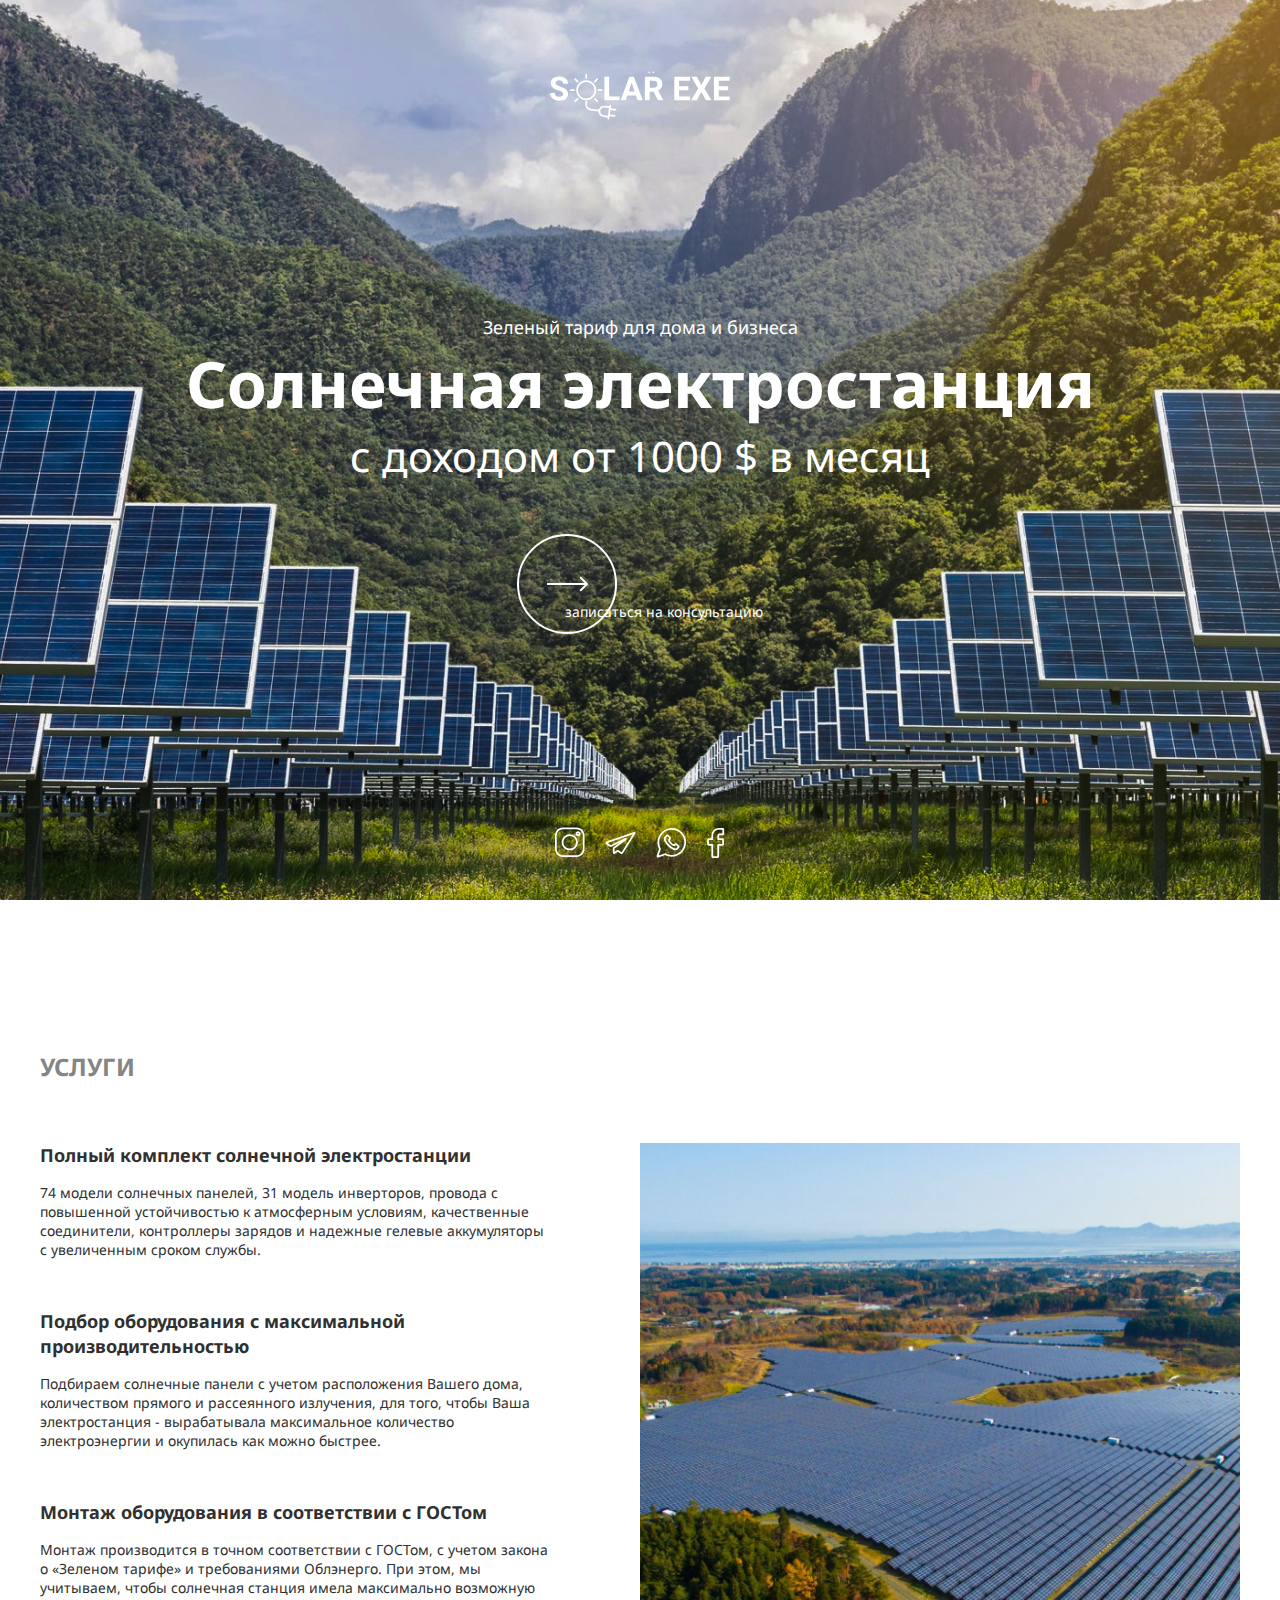
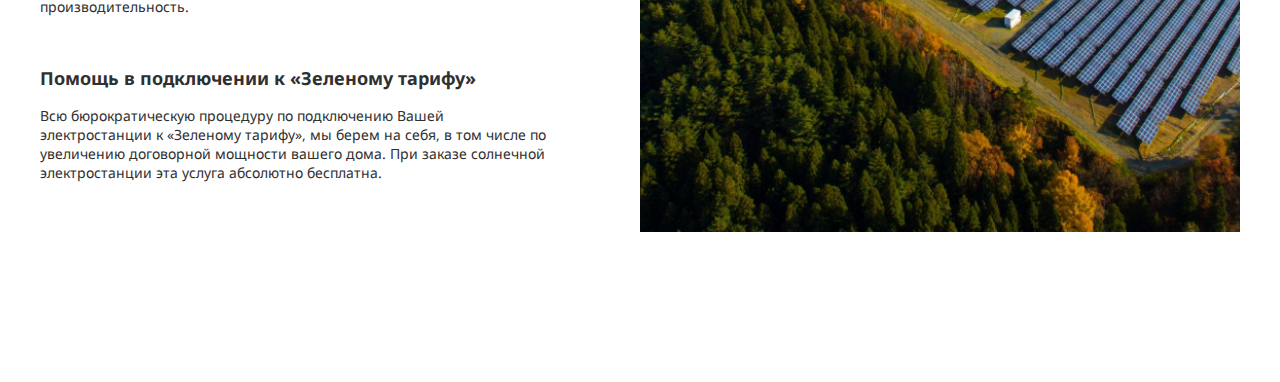
<file: index.html>
<!DOCTYPE html>
<html lang="ru">
<head>
  <meta charset="UTF-8">
  <meta name="viewport" content="width=device-width, initial-scale=1.0">
  <meta http-equiv="X-UA-Compatible" content="ie=edge">
  <title>Document</title>
  <link rel="stylesheet" href="css/reset.css">
  <link rel="preconnect" href="https://fonts.googleapis.com">
  <link rel="preconnect" href="https://fonts.gstatic.com" crossorigin>
  <link href="https://fonts.googleapis.com/css2?family=Noto+Sans:wght@400;700&display=swap" rel="stylesheet">
  <link rel="stylesheet" href="css/slick.css">
  <link rel="stylesheet" href="css/jquery.fancybox.css">
  <link rel="stylesheet" href="css/style.css">
</head>
<body>

  <header class="header">
    <a href="#" class="logo">
      <img class="logo__img" src="images/logo.svg" alt="logo">
    </a>

    <h6 class="header__subtitle">
      Зеленый тариф для дома и бизнеса
    </h6>

    <h1 class="header__title">
      Солнечная электростанция
      <span>
        с доходом от 1000 $ в месяц
      </span>
    </h1>

    <a href="#" class="header__button button">
      <svg width="101" height="100" viewBox="0 0 101 100" fill="none" xmlns="http://www.w3.org/2000/svg">
        <path class="button__path"
          d="M99.0521 50C99.0521 77.0615 77.1029 99 50.026 99C22.9492 99 1 77.0615 1 50C1 22.9385 22.9492 1 50.026 1C77.1029 1 99.0521 22.9385 99.0521 50Z"
          stroke="white" stroke-width="2" fill = "transparent"
        />
        <path
          d="M70.7434 50.7071C71.134 50.3166 71.134 49.6834 70.7434 49.2929L64.3795 42.9289C63.989 42.5384 63.3558 42.5384 62.9653 42.9289C62.5747 43.3195 62.5747 43.9526 62.9653 44.3431L68.6221 50L62.9653 55.6569C62.5747 56.0474 62.5747 56.6805 62.9653 57.0711C63.3558 57.4616 63.989 57.4616 64.3795 57.0711L70.7434 50.7071ZM30.0155 51H70.0363V49H30.0155V51Z"
          fill="white" 
        />
        
      </svg>
      <span class="button__text">
        записаться на консультацию
      </span>
    </a>

    <ul class="social">
      <li class="social__item">
        <a href="#" class="social__link">
          <img src="images/instagram.svg" alt="instagram icon" class="social__img">
        </a>
      </li>
      <li class="social__item">
        <a href="#" class="social__link">
          <img src="images/telegram.svg" alt="telegram icon" class="social__img">
        </a>
      </li>
      <li class="social__item">
        <a href="#" class="social__link">
          <img src="images/whatsapp.svg" alt="whatsapp icon" class="social__img">
        </a>
      </li>
      <li class="social__item">
        <a href="#" class="social__link">
          <img src="images/facebook.svg" alt="facebook icon" class="social__img">
        </a>
      </li>
    </ul>
  </header>
  
  <section class="service">
    <div class="container">
      <h2 class="title">
        УСЛУГИ
      </h2>

      <div class="service__inner">
        <div class="service__content">
          <div class="service__box">
            <h4 class="service__box-title">
              Полный комплект солнечной электростанции
            </h4>
            <p class="service__box-text">
              74 модели солнечных панелей, 31 модель инверторов, провода с повышенной устойчивостью к атмосферным условиям,
              качественные соединители, контроллеры зарядов и надежные гелевые аккумуляторы с увеличенным сроком службы.
            </p>
          </div>
          <div class="service__box">
            <h4 class="service__box-title">
              Подбор оборудования
              с максимальной производительностью
            </h4>
            <p class="service__box-text">
              Подбираем солнечные панели с учетом расположения Вашего дома, количеством прямого и рассеянного излучения, для того,
              чтобы Ваша электростанция - вырабатывала максимальное количество электроэнергии и окупилась как можно быстрее.
            </p>
          </div>
          <div class="service__box">
            <h4 class="service__box-title">
              Монтаж оборудования в соответствии с ГОСТом
            </h4>
            <p class="service__box-text">
              Монтаж производится в точном соответствии с ГОСТом, с учетом закона о «Зеленом тарифе» и требованиями Облэнерго. При
              этом, мы учитываем, чтобы солнечная станция имела максимально возможную производительность.
            </p>
          </div>
          <div class="service__box">
            <h4 class="service__box-title">
              Помощь в подключении к «Зеленому тарифу»
            </h4>
            <p class="service__box-text">
              Всю бюрократическую процедуру по подключению Вашей электростанции к «Зеленому тарифу», мы берем на себя, в том числе по
              увеличению договорной мощности вашего дома. При заказе солнечной электростанции эта услуга абсолютно бесплатна.
            </p>
          </div>
        </div>

        <img class = "service__img" src="images/servise_img.jpg" alt="service" class="service__img">
      </div>
    </div>
  </section>
  <script src="https://ajax.googleapis.com/ajax/libs/jquery/3.4.1/jquery.min.js"></script>
  <script src="js/slick.min.js"></script>
  <script src="js/jquery.fancybox.min.js"></script>
  <script src="js/main.js"></script>
</body>
</html>
</file>
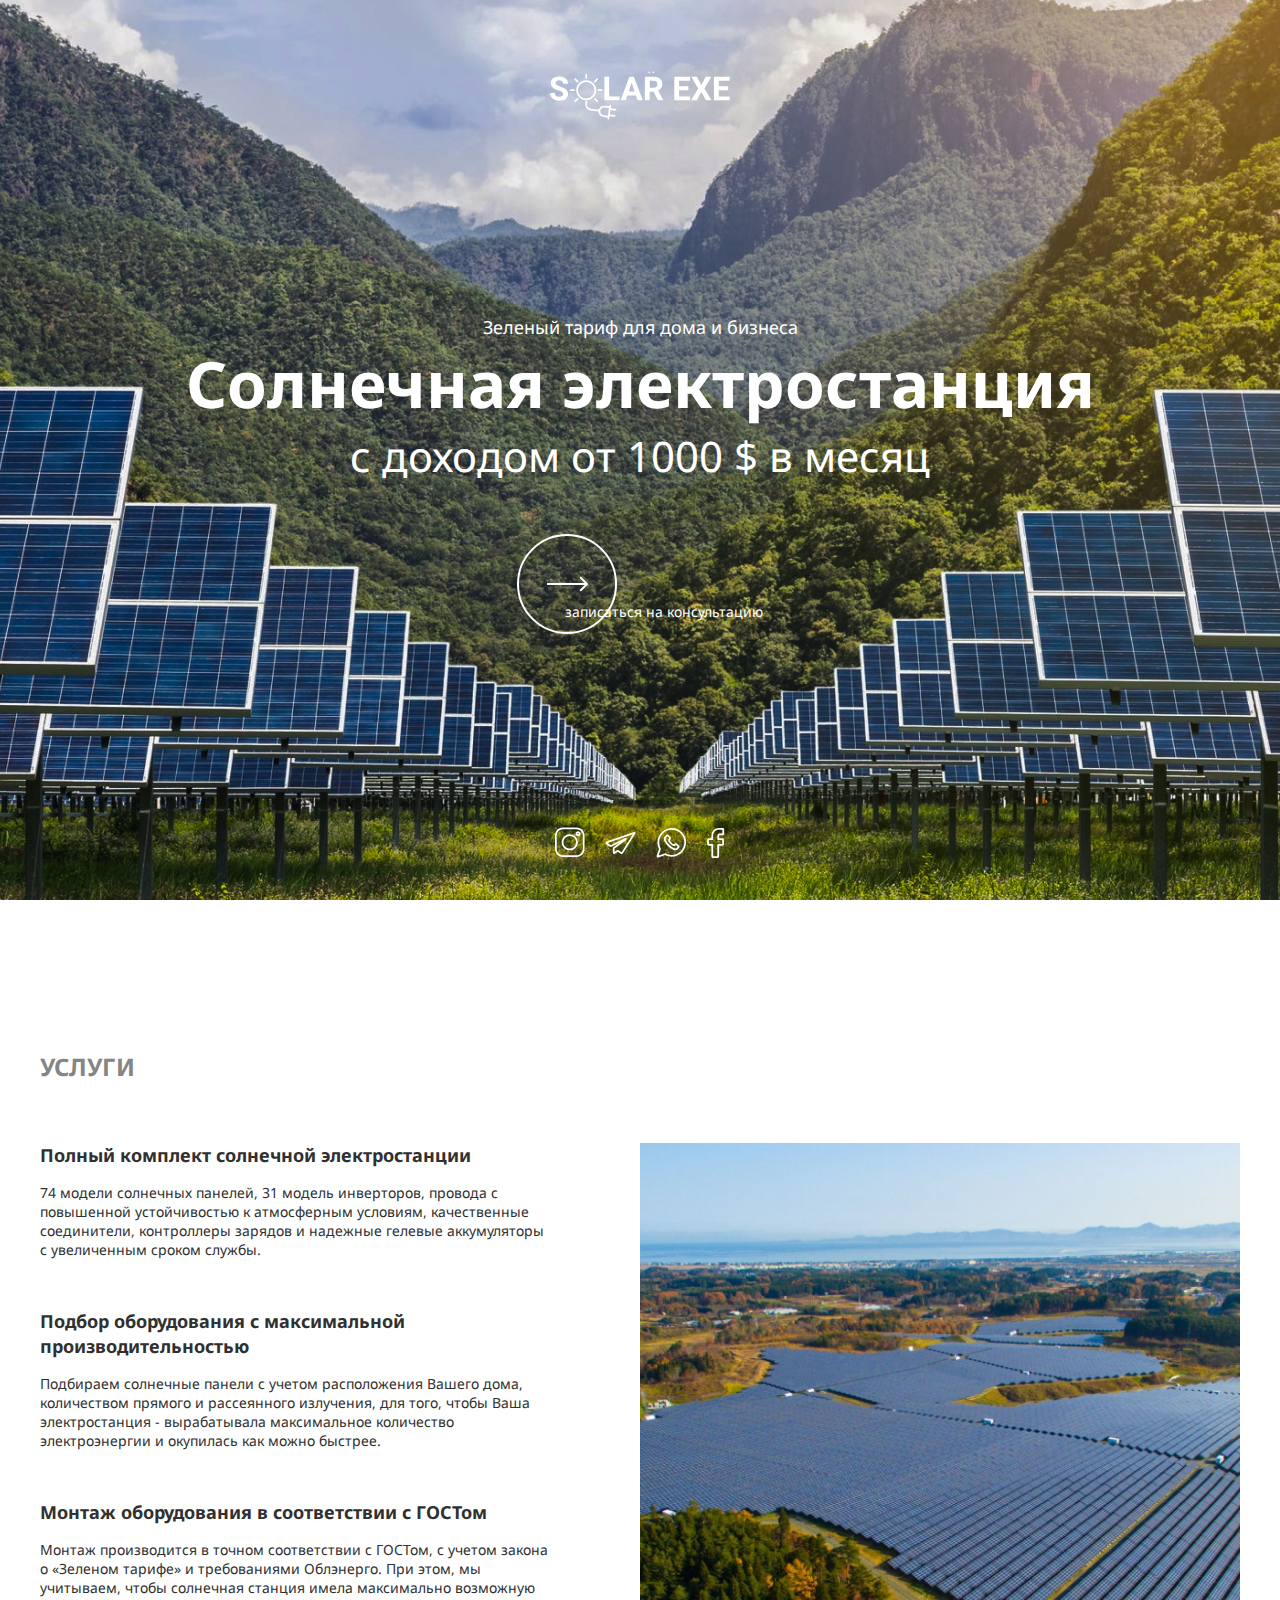
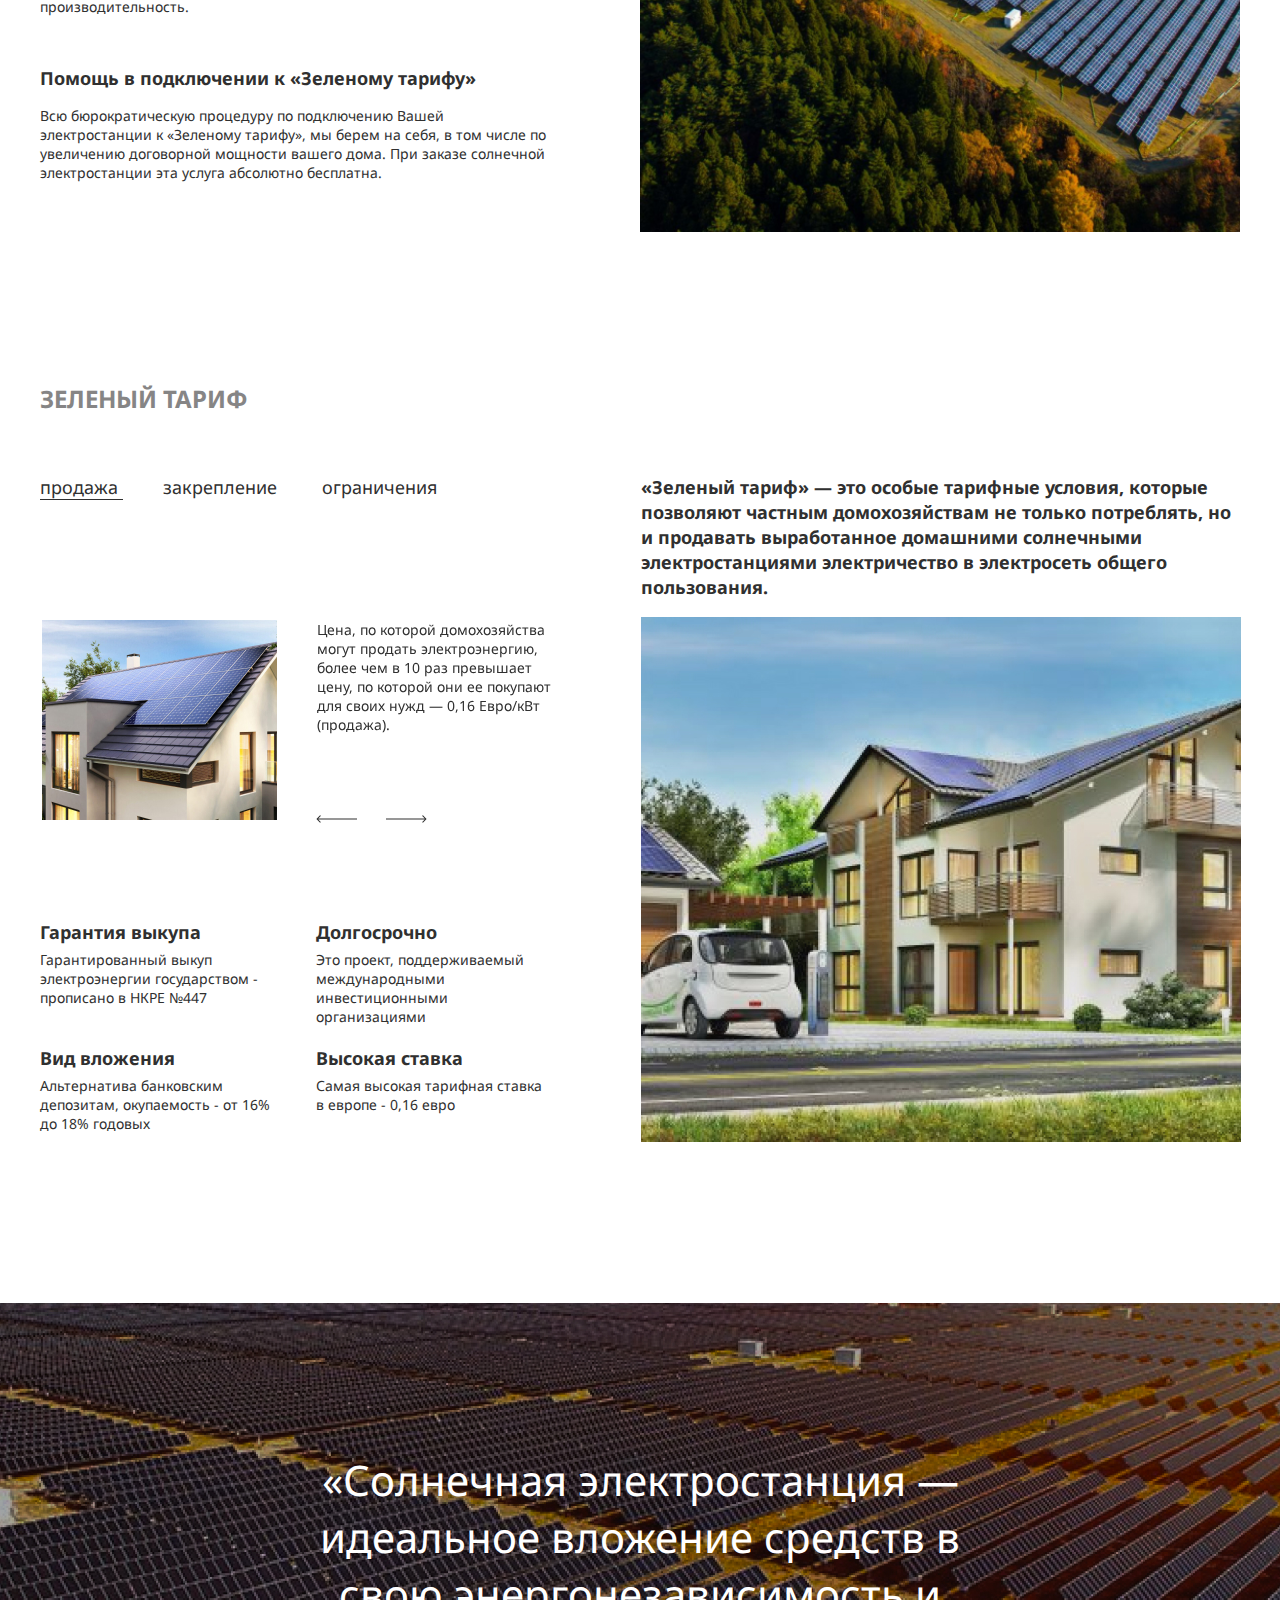
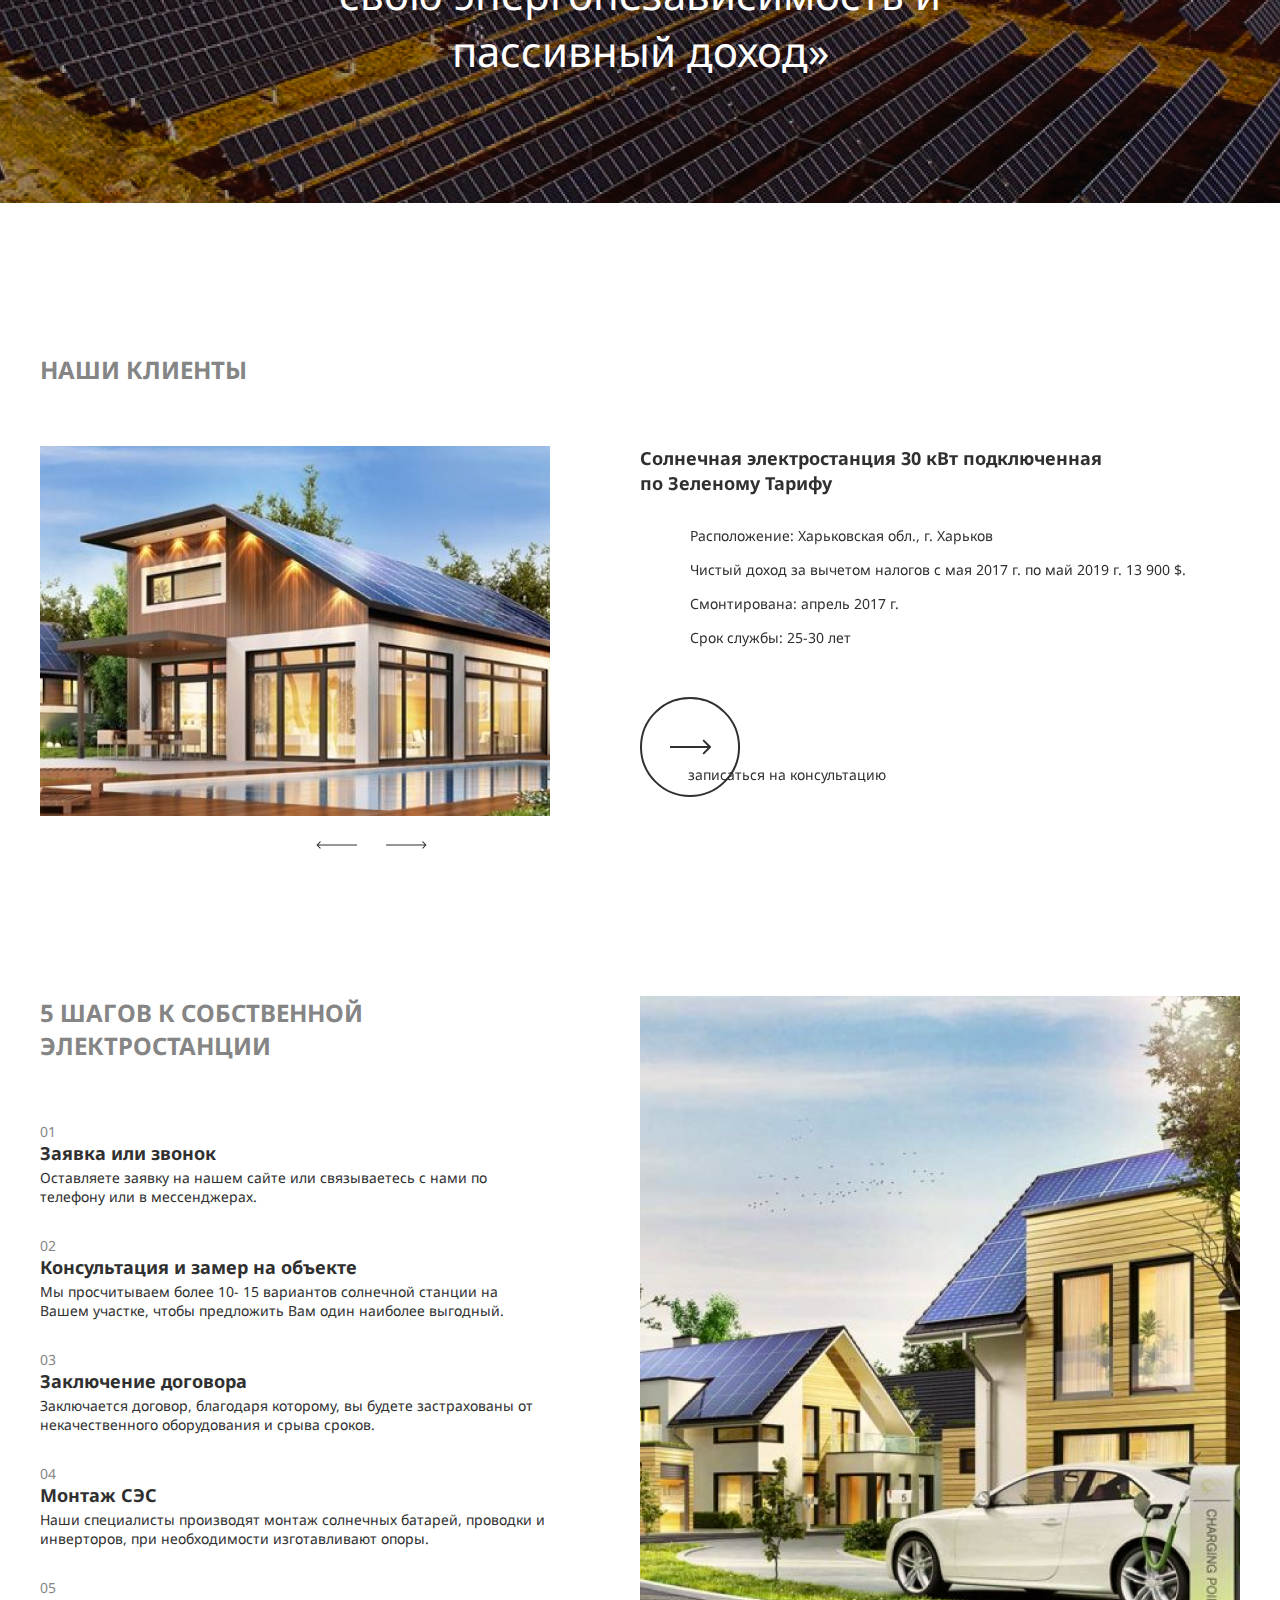
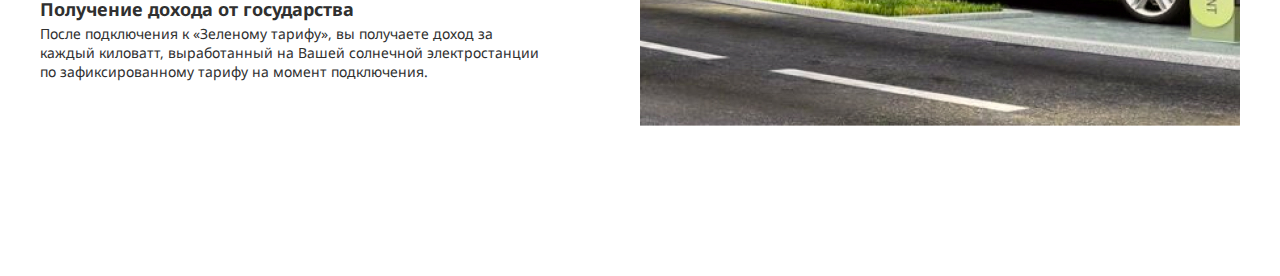
<file: src/index.html>
<!DOCTYPE html>
<html lang="ru">
<head>
  <meta charset="UTF-8">
  <meta name="viewport" content="width=device-width, initial-scale=1.0">
  <meta http-equiv="X-UA-Compatible" content="ie=edge">
  <title>Document</title>
  <link rel="stylesheet" href="css/reset.css">
  <link rel="preconnect" href="https://fonts.googleapis.com">
  <link rel="preconnect" href="https://fonts.gstatic.com" crossorigin>
  <link href="https://fonts.googleapis.com/css2?family=Noto+Sans:wght@400;700&display=swap" rel="stylesheet">
  <link rel="stylesheet" href="css/slick.css">
  <link rel="stylesheet" href="css/jquery.fancybox.css">
  <link rel="stylesheet" href="css/style.css">
</head>
<body>

  <header class="header">
    <a href="#" class="logo">
      <img class="logo__img" src="images/logo.svg" alt="logo">
    </a>

    <h6 class="header__subtitle">
      Зеленый тариф для дома и бизнеса
    </h6>

    <h1 class="header__title">
      Солнечная электростанция
      <span>
        с доходом от 1000 $ в месяц
      </span>
    </h1>

    <a href="#" class="header__button button">
      <svg width="101" height="100" viewBox="0 0 101 100" fill="none" xmlns="http://www.w3.org/2000/svg">
        <path class="button__path"
          d="M99.0521 50C99.0521 77.0615 77.1029 99 50.026 99C22.9492 99 1 77.0615 1 50C1 22.9385 22.9492 1 50.026 1C77.1029 1 99.0521 22.9385 99.0521 50Z"
          stroke="white" stroke-width="2" fill = "transparent"
        />
        <path
          d="M70.7434 50.7071C71.134 50.3166 71.134 49.6834 70.7434 49.2929L64.3795 42.9289C63.989 42.5384 63.3558 42.5384 62.9653 42.9289C62.5747 43.3195 62.5747 43.9526 62.9653 44.3431L68.6221 50L62.9653 55.6569C62.5747 56.0474 62.5747 56.6805 62.9653 57.0711C63.3558 57.4616 63.989 57.4616 64.3795 57.0711L70.7434 50.7071ZM30.0155 51H70.0363V49H30.0155V51Z"
          fill="white" 
        />
        
      </svg>
      <span class="button__text">
        записаться на консультацию
      </span>
    </a>

    <ul class="social">
      <li class="social__item">
        <a href="#" class="social__link">
          <img src="images/instagram.svg" alt="instagram icon" class="social__img">
        </a>
      </li>
      <li class="social__item">
        <a href="#" class="social__link">
          <img src="images/telegram.svg" alt="telegram icon" class="social__img">
        </a>
      </li>
      <li class="social__item">
        <a href="#" class="social__link">
          <img src="images/whatsapp.svg" alt="whatsapp icon" class="social__img">
        </a>
      </li>
      <li class="social__item">
        <a href="#" class="social__link">
          <img src="images/facebook.svg" alt="facebook icon" class="social__img">
        </a>
      </li>
    </ul>
  </header>
  
  <section class="service">
    <div class="container">
      <h2 class="title">
        УСЛУГИ
      </h2>

      <div class="service__inner">
        <div class="service__content">
          <div class="service__box">
            <h4 class="service__box-title">
              Полный комплект солнечной электростанции
            </h4>
            <p class="service__box-text">
              74 модели солнечных панелей, 31 модель инверторов, провода с повышенной устойчивостью к атмосферным условиям,
              качественные соединители, контроллеры зарядов и надежные гелевые аккумуляторы с увеличенным сроком службы.
            </p>
          </div>
          <div class="service__box">
            <h4 class="service__box-title">
              Подбор оборудования
              с максимальной производительностью
            </h4>
            <p class="service__box-text">
              Подбираем солнечные панели с учетом расположения Вашего дома, количеством прямого и рассеянного излучения, для того,
              чтобы Ваша электростанция - вырабатывала максимальное количество электроэнергии и окупилась как можно быстрее.
            </p>
          </div>
          <div class="service__box">
            <h4 class="service__box-title">
              Монтаж оборудования в соответствии с ГОСТом
            </h4>
            <p class="service__box-text">
              Монтаж производится в точном соответствии с ГОСТом, с учетом закона о «Зеленом тарифе» и требованиями Облэнерго. При
              этом, мы учитываем, чтобы солнечная станция имела максимально возможную производительность.
            </p>
          </div>
          <div class="service__box">
            <h4 class="service__box-title">
              Помощь в подключении к «Зеленому тарифу»
            </h4>
            <p class="service__box-text">
              Всю бюрократическую процедуру по подключению Вашей электростанции к «Зеленому тарифу», мы берем на себя, в том числе по
              увеличению договорной мощности вашего дома. При заказе солнечной электростанции эта услуга абсолютно бесплатна.
            </p>
          </div>
        </div>

        <img class = "service__img" src="images/servise_img.jpg" alt="service" class="service__img">
      </div>
    </div>
  </section>

  <section class="info">
    <div class="container">
      <h2 class="title">
        ЗЕЛЕНЫЙ ТАРИФ
      </h2>

      <div class="info__inner">
        <div class="info__box">
          <div class="info-tabs">
            <div class="info-tabs__items">
              <a href="#tab-1" class="info-tabs__item info-tabs__item--active">
                продажа
              </a>
              <a href="#tab-2" class="info-tabs__item">
                закрепление
              </a>
              <a href="#tab-3" class="info-tabs__item">
                ограничения
              </a>
            </div>

            <div class="info-tabs__contentbox">
              <div class="info-tabs__content info-tabs__content--active" id = "tab-1">
                <div class="info-slider">
                  <div class="info-slider__item">
                    <img src="images/info_slider.jpg" alt="slider" class="info-slider__img">
                    <p class="info-slider__text">
                      Цена, по которой домохозяйства могут продать электроэнергию, более чем в 10 раз превышает цену, по которой они ее
                      покупают для своих нужд — 0,16 Евро/кВт (продажа).
                    </p>
                  </div>

                  <div class="info-slider__item">
                    <img src="images/info_slider.jpg" alt="slider" class="info-slider__img">
                    <p class="info-slider__text">
                      Цена, по которой домохозяйства могут продать электроэнергию, более чем в 10 раз превышает цену, по которой они ее
                      покупают для своих нужд — 0,16 Евро/кВт (продажа).
                    </p>
                  </div>

                  <div class="info-slider__item">
                    <img src="images/info_slider.jpg" alt="slider" class="info-slider__img">
                    <p class="info-slider__text">
                      Цена, по которой домохозяйства могут продать электроэнергию, более чем в 10 раз превышает цену, по которой они ее
                      покупают для своих нужд — 0,16 Евро/кВт (продажа).
                    </p>
                  </div>
                </div>
              </div>

              <div class="info-tabs__content" id = "tab-2">
                Content 2. Lorem ipsum dolor sit amet consectetur adipisicing elit. Alias, laborum repellat dolore ea voluptates et reiciendis pariatur voluptate, nobis distinctio harum sapiente, explicabo tempora. Tempora vel ut expedita iste odio?
              </div>
              
              <div class="info-tabs__content" id = "tab-3">
                Content 3. Lorem ipsum dolor sit amet consectetur adipisicing elit. Alias, laborum repellat dolore ea voluptates et
                reiciendis pariatur voluptate, nobis distinctio harum sapiente, explicabo tempora. Tempora vel ut expedita iste odio?
              </div>
            </div>
          </div>

          <ul class="info__list">
            <li class="info__list-item">
              <h4 class="info__list-title">
                Гарантия выкупа
              </h4>

              <p class="info__list-text">
                Гарантированный выкуп электроэнергии государством - прописано в НКРЕ №447
              </p>
            </li>
            <li class="info__list-item">
              <h4 class="info__list-title">
                Долгосрочно
              </h4>

              <p class="info__list-text">
                Это проект, поддерживаемый международными инвестиционными организациями
              </p>
            </li>
            <li class="info__list-item">
              <h4 class="info__list-title">
                Вид вложения
              </h4>

              <p class="info__list-text">
                Альтернатива банковским депозитам, окупаемость - от 16% до 18% годовых
              </p>
            </li>
            <li class="info__list-item">
              <h4 class="info__list-title">
                Высокая ставка
              </h4>

              <p class="info__list-text">
                Самая высокая тарифная ставка в европе - 0,16 евро
              </p>
            </li>
          </ul>
        </div>

        <div class="info__content">
          <div class="info__content-text">
            «Зеленый тариф» — это особые тарифные условия, которые позволяют частным домохозяйствам не только потреблять, но и
            продавать выработанное домашними солнечными электростанциями электричество в электросеть общего пользования.
          </div>

          <img src="images/info_content.jpg" alt="green" class="info__img">
        </div>
      </div>
    </div>
  </section>

  <blockquote class = "blockquote">
    <p class="blockquote__text">
      «Солнечная электростанция
      — идеальное вложение средств
      в свою энергонезависимость и
      пассивный доход»
    </p>
  </blockquote>

  <section class="clients">
    <div class="container">
      <h2 class="title">
        НАШИ КЛИЕНТЫ
      </h2>
      
      <div class="clients-slider">
        <div class="clients-slider__item">
          <div class="clients-slider__box">
            <img src="images/clients-slider_img.jpg" alt="slider" class="clients-slider__box-img">
      
            <div class="clients-slider__box-content">
              <h4 class="clients-slider__box-title">
                Солнечная электростанция 30 кВт подключенная по Зеленому Тарифу
              </h4>
      
              <ul class="clients-slider__box-list">
                <li class="clients-slider__box-item">
                  Расположение: Харьковская обл., г. Харьков
                </li>
                <li class="clients-slider__box-item">
                  Чистый доход за вычетом налогов с мая 2017 г. по май 2019 г. 13 900 $.
                </li>
                <li class="clients-slider__box-item">
                  Смонтирована: апрель 2017 г.
                </li>
                <li class="clients-slider__box-item">
                  Срок службы: 25-30 лет
                </li>
              </ul>
      
              <a href="#" class="button">
                <svg width="101" height="100" viewBox="0 0 101 100" fill="none" xmlns="http://www.w3.org/2000/svg">
                  <path class="button__path"
                    d="M99.0521 50C99.0521 77.0615 77.1029 99 50.026 99C22.9492 99 1 77.0615 1 50C1 22.9385 22.9492 1 50.026 1C77.1029 1 99.0521 22.9385 99.0521 50Z"
                    stroke="#303030" stroke-width="2" fill="transparent" />
                  <path
                    d="M70.7434 50.7071C71.134 50.3166 71.134 49.6834 70.7434 49.2929L64.3795 42.9289C63.989 42.5384 63.3558 42.5384 62.9653 42.9289C62.5747 43.3195 62.5747 43.9526 62.9653 44.3431L68.6221 50L62.9653 55.6569C62.5747 56.0474 62.5747 56.6805 62.9653 57.0711C63.3558 57.4616 63.989 57.4616 64.3795 57.0711L70.7434 50.7071ZM30.0155 51H70.0363V49H30.0155V51Z"
                    fill="#303030" />
      
                </svg>
                <span class="button__text">
                  записаться на консультацию
                </span>
              </a>
            </div>
          </div>
        </div>
      
        <div class="clients-slider__item">
          <div class="clients-slider__box">
            <img src="images/clients-slider_img.jpg" alt="slider" class="clients-slider__box-img">
      
            <div class="clients-slider__box-content">
              <h4 class="clients-slider__box-title">
                Солнечная электростанция 30 кВт подключенная по Зеленому Тарифу
              </h4>
      
              <ul class="clients-slider__box-list">
                <li class="clients-slider__box-item">
                  Расположение: Харьковская обл., г. Харьков
                </li>
                <li class="clients-slider__box-item">
                  Чистый доход за вычетом налогов с мая 2017 г. по май 2019 г. 13 900 $.
                </li>
                <li class="clients-slider__box-item">
                  Смонтирована: апрель 2017 г.
                </li>
                <li class="clients-slider__box-item">
                  Срок службы: 25-30 лет
                </li>
              </ul>
      
              <a href="#" class="button">
                <svg width="101" height="100" viewBox="0 0 101 100" fill="none" xmlns="http://www.w3.org/2000/svg">
                  <path class="button__path"
                    d="M99.0521 50C99.0521 77.0615 77.1029 99 50.026 99C22.9492 99 1 77.0615 1 50C1 22.9385 22.9492 1 50.026 1C77.1029 1 99.0521 22.9385 99.0521 50Z"
                    stroke="#303030" stroke-width="2" fill="transparent" />
                  <path
                    d="M70.7434 50.7071C71.134 50.3166 71.134 49.6834 70.7434 49.2929L64.3795 42.9289C63.989 42.5384 63.3558 42.5384 62.9653 42.9289C62.5747 43.3195 62.5747 43.9526 62.9653 44.3431L68.6221 50L62.9653 55.6569C62.5747 56.0474 62.5747 56.6805 62.9653 57.0711C63.3558 57.4616 63.989 57.4616 64.3795 57.0711L70.7434 50.7071ZM30.0155 51H70.0363V49H30.0155V51Z"
                    fill="#303030" />
      
                </svg>
                <span class="button__text">
                  записаться на консультацию
                </span>
              </a>
            </div>
          </div>
        </div>
      
        <div class="clients-slider__item">
          <div class="clients-slider__box">
            <img src="images/clients-slider_img.jpg" alt="slider" class="clients-slider__box-img">
      
            <div class="clients-slider__box-content">
              <h4 class="clients-slider__box-title">
                Солнечная электростанция 30 кВт подключенная по Зеленому Тарифу
              </h4>
      
              <ul class="clients-slider__box-list">
                <li class="clients-slider__box-item">
                  Расположение: Харьковская обл., г. Харьков
                </li>
                <li class="clients-slider__box-item">
                  Чистый доход за вычетом налогов с мая 2017 г. по май 2019 г. 13 900 $.
                </li>
                <li class="clients-slider__box-item">
                  Смонтирована: апрель 2017 г.
                </li>
                <li class="clients-slider__box-item">
                  Срок службы: 25-30 лет
                </li>
              </ul>
      
              <a href="#" class="button">
                <svg width="101" height="100" viewBox="0 0 101 100" fill="none" xmlns="http://www.w3.org/2000/svg">
                  <path class="button__path"
                    d="M99.0521 50C99.0521 77.0615 77.1029 99 50.026 99C22.9492 99 1 77.0615 1 50C1 22.9385 22.9492 1 50.026 1C77.1029 1 99.0521 22.9385 99.0521 50Z"
                    stroke="#303030" stroke-width="2" fill="transparent" />
                  <path
                    d="M70.7434 50.7071C71.134 50.3166 71.134 49.6834 70.7434 49.2929L64.3795 42.9289C63.989 42.5384 63.3558 42.5384 62.9653 42.9289C62.5747 43.3195 62.5747 43.9526 62.9653 44.3431L68.6221 50L62.9653 55.6569C62.5747 56.0474 62.5747 56.6805 62.9653 57.0711C63.3558 57.4616 63.989 57.4616 64.3795 57.0711L70.7434 50.7071ZM30.0155 51H70.0363V49H30.0155V51Z"
                    fill="#303030" />
      
                </svg>
                <span class="button__text">
                  записаться на консультацию
                </span>
              </a>
            </div>
          </div>
        </div>
      </div>
    </div>
  </section>

  <section class="step">
    <div class="container">
      <div class="step__inner">
        <div class="step__content">
          <h4 class="title">
            5 ШАГОВ К СОБСТВЕННОЙ ЭЛЕКТРОСТАНЦИИ
          </h4>
            
          <ol class="step__list">
            <li class="step__list-item">
              <h4 class="step__list-title">
                Заявка или звонок
              </h4>
              <p class="step__list-text">
                Оставляете заявку на нашем сайте или связываетесь с нами по телефону или в мессенджерах.
              </p>
            </li>
            <li class="step__list-item">
              <h4 class="step__list-title">
                Консультация и замер на объекте
              </h4>
              <p class="step__list-text">
                Мы просчитываем более 10- 15 вариантов солнечной станции на Вашем участке, чтобы предложить Вам один наиболее выгодный.
              </p>
            </li>
            <li class="step__list-item">
              <h4 class="step__list-title">
                Заключение договора
              </h4>
              <p class="step__list-text">
                Заключается договор, благодаря которому, вы будете застрахованы от некачественного оборудования и срыва сроков.
              </p>
            </li>
            <li class="step__list-item">
              <h4 class="step__list-title">
                Монтаж СЭС
              </h4>
              <p class="step__list-text">
                Наши специалисты производят монтаж солнечных батарей, проводки и инверторов, при необходимости изготавливают опоры.
              </p>
            </li>
            <li class="step__list-item">
              <h4 class="step__list-title">
                Получение дохода от государства
              </h4>
              <p class="step__list-text">
                После подключения к «Зеленому тарифу», вы получаете доход за каждый киловатт, выработанный на Вашей солнечной
                электростанции по зафиксированному тарифу на момент подключения.
              </p>
            </li>
          </ol>
        </div>

        <img src="images/step_img.jpg" alt="step" class="step__img">
      </div>
    </div>
  </section>

  <script src="https://ajax.googleapis.com/ajax/libs/jquery/3.4.1/jquery.min.js"></script>
  <script src="js/slick.min.js"></script>
  <script src="js/jquery.fancybox.min.js"></script>
  <script src="js/main.js"></script>
</body>
</html>
</file>
<file: css/style.css>
*,
*::after,
*::before {
  box-sizing: border-box;
}

body {
  font-family: 'Noto Sans', sans-serif;
  font-weight: 400;
  font-size: 14px;
  line-height: 19px;
  color: #303030;
}

a {
  color: inherit;
  text-decoration: none;
}

ul {
  list-style: none;
}

.container {
  padding: 0 10px;
  max-width: 1220px;
  margin: 0 auto;
}

.title {
  text-align-last: left;
  font-weight:700;
  font-size: 24px;
  line-height: 33px;
  color: #868585;
  margin-bottom: 60px;
  text-transform: uppercase;
}

.header {
  background-image: url(../images/header_bg.jpg);
  height: 100vh;
  background-repeat: no-repeat;
  background-size: cover;
  background-position: center;
  color: #fff;
  text-align: center;
  display: flex;
  flex-direction: column;
  justify-content: space-between;
  padding: 70px 10px 38px;
  margin-bottom: 150px;
}

.header__subtitle {
  font-size: 18px;
  line-height: 25px;
  font-weight: 400;
  margin-top: auto;
}

.header__title {
  font-weight: 700;
  font-size: 64px;
  line-height: 87px;
}

.header__title span {
  display: block;
  font-weight: 400;
  font-size: 42px;
  line-height: 57px;
}

.header__button {
  margin-top: 50px;
  margin-bottom: auto;
  align-self: center;
}

.button__path {
  transition: fill .5s;
}

.button:hover .button__path {
  fill: #A9A32A;

}

.button__text {
  display: inline-block;
  transform: translateY(-17px);
  margin-left: -57px;
}


.social {
  display: flex;
  justify-content: center;
  align-items: center;
}

.social__item {
  padding: 0 10px;
}

.service {
  margin-bottom: 150px;
}

.service__inner {
  display: flex;
}

.service__content {
  flex-basis: 510px;
  margin-right: 90px;
}

.service__box {
  margin-bottom: 50px;
}

.service__box-title {
  font-weight: 700;
  font-size: 18px;
  line-height: 25px;
  color: #303030;
  margin-bottom: 15px;
}

.service__img {
  object-fit: cover;
}

.info {
  margin-bottom: 150px;
}

.info__inner {
  display: flex;
}

.info__box {
  flex-basis: 51px;
  margin-right: 90px;
}

.info__content {
  flex-basis: 600px;
}

.info__content-text {
  font-weight: 700;
  font-size: 18px;
  line-height: 25px;
  margin-bottom: 17px;
}

.info-tabs {
  margin-bottom: 100px;
}

.info-tabs__items {
  margin-bottom: 120px;
}

.info-tabs__item {
  font-weight: 400;
  font-size: 18px;
  line-height: 25px;
  margin-right: 40px;
}

.info-tabs__item:last-child {
  margin: 0;
}

.info-tabs__item--active {
  border-bottom: 1px solid #303030;
}

.info-tabs__content {
  display: none;
}

.info-tabs__content--active {
  display: block;
}

.info-slider {
  width: 511px;
}

.info-slider__img {
  margin-right: 40px;
  margin-left: 2px;
  float: left;
}

.info-slider__text {
  padding-bottom: 15px;
}

.slick-arrow {
  position: absolute;
  left: 276px;
  bottom: -3px;
  z-index: 5;
  cursor: pointer;
}

.slick-right {
  left: 346px;
}

.info__list {
  display: flex;
  flex-wrap: wrap;
  justify-content: space-between;
}

.info__list-item {
  margin-bottom: 20px;
  flex-basis: 235px;
}

.info__list-title {
  font-weight: 700;
  font-size: 18px;
  line-height: 25px;
  margin-bottom: 5px;
}

.blockquote {
  padding: 148px 10px 124px;
  background-image: url(../images/blockquote.jpg);
  background-repeat: no-repeat;
  background-size: cover;
  background-position: center;
  color: #fff;
  text-align: center;
  margin-bottom: 150px;
}

.blockquote__text {
  font-weight: 400;
  font-size: 42px;
  line-height: 57px;
  margin: 0 auto;
  max-width: 670px;
}

.clients {
  margin-bottom: 150px;
}

.clients-slider__box {
  display: flex;
}

.clients-slider__box-img {
  flex-basis: 510px;
  margin-right: 90px;
  margin-bottom: 30px;
}

.clients-slider__box-title {
  max-width: 478px;
  font-weight: 700;
  font-size: 18px;
  line-height: 25px;
  margin-bottom: 30px;
}

.clients-slider__box-list {
  margin-left: 50px;
  margin-bottom: 50px;
}

.clients-slider__box-item {
  margin-bottom: 15px;
}

.arrow-path {
  transition: fill .5s;
}

.slick-arrow:hover path {
  fill: #A9A32A;
}

.step {
  margin-bottom: 150px;
}

.step__inner {
  display: flex;
}

.step__img {
  flex-basis: 600px;
  object-fit: cover;
}

.step__content {
  margin-right: 90px;
}

.step__list {
  list-style: none;
  counter-reset: number;
}

.step__list-item {
  counter-increment: number;
  margin-bottom: 30px;
}

.step__list-item:before {
  content: '0' counter(number);
  font-weight: 400;
  font-size: 14px;
  line-height: 19px;
  color: #868585;
}

.step__list-item:nth-child(n + 10):before {
  content: counter(number);
}

.step__list-title {
  font-weight: 700;
  font-size: 18px;
  line-height: 25px;
  margin-bottom: 2px;
}

.footer {
  background-image: url(../images/footer_bg.jpg);
  background-repeat: no-repeat;
  background-size: cover;
  background-position: center;
  padding: 70px 0 50px;
  color: #fff;
}

.footer__top {
  display: flex;
  margin-bottom: 150px;
}

.footer__form {
  flex-basis: 510px;
  margin-right: 90px;
}

.footer__title {
  font-weight: 700;
  font-size: 24px;
  line-height: 33px;
  text-transform: uppercase;
  margin-bottom: 60px;
}

.footer__input {
  border: none;
  outline: none;
  border-bottom: 1px solid #fff;
  display: block;
  width: 100%;
  background-color: transparent;
  padding-bottom: 11px;
  font-family: 'Noto Sans', sans-serif;
  font-weight: 400;
  font-size: 14px;
  line-height: 19px;
  color: #fff;
  margin-bottom: 60px;
}

.footer__input::placeholder {
  font-family: 'Noto Sans', sans-serif;
  font-weight: 400;
  font-size: 14px;
  line-height: 19px;
  color: #fff;
}

.footer__form-btn {
  background-color: transparent;
  border: none;
  padding: 0;
  color: #fff;
}

.footer__form-btn:hover {
  cursor: pointer;
}

.footer__contacts-item {
  font-weight: 400;
  font-size: 18px;
  line-height: 25px;
  margin-bottom: 30px;
}

.footer__bottom {
  display: flex;
  justify-content: space-between;
  align-items: center;
}

.footer .social {
  margin-right: -10px;
}


@media (max-width: 1240px) {
  .info__inner {
    flex-wrap: wrap-reverse;
  }

  .info__box {
    flex-basis: 100%;
    display: flex;
    margin-right: 0;
  }

  .info__list {
    align-self: start;
    margin-left: 60px;
  }

  .info__list-item {
    padding-right: 20px;
  }

  .info-tabs__items {
    margin-bottom: 50px;
  }

  .info__content {
    flex-basis: 100%;
    margin-bottom: 40px;
  }

  .info__img {
    display: none;
  }

  .clients-slider__box-img {
    margin-left: 2px;
  }

  .footer {
        padding: 70px 10px 50px;
  }
}

@media (max-width: 1024px) {

  .service__inner {
    flex-wrap: wrap;
  }

  .service__content {
    flex-basis: 100%;
    margin-right: 0;
  }

  .service__img {
    width: 100%;
    height: 400px;
  }

  .step__inner {
    flex-wrap: wrap;
  }

  .step__content {
    margin: 0;
  }

  .step__img {
    object-fit: cover;
    height: 400px;
    flex-basis: 100%;
    max-width: 100%;
  }
}

@media (max-width: 960px) {
  .clients-slider__box {
    display: block;
  }

  .clients-slider__box-title {
    max-width: 100%;
  }

  .clients-slider__box-img {
    width: 100%;
    object-fit: cover;
    height: 300px;
    margin-right: 0;
  }
}

@media (max-width: 826px) {
  .info__box {
    display: block;
  }

  .info__list {
    margin-left: 0;
  }
}

@media (max-width: 768px) {
  .header__title {
    line-height: 56px;
    font-size: 48px;
  }

  .header__button {
    width: 230px;
    margin-top: 40px;
    padding-bottom: 20px;
  } 
  .header__button svg {
    width: 80px;
    height: 80px;
  } 

  .header__title span {
    font-size: 32px;
    line-height: 40px;
  }

  .blockquote {
    padding: 60px 10px 80px;
  }

  .blockquote__text {
    font-size: 28px;
    line-height: 32px;
  }

  .footer {
        padding: 70px 10px 50px;
  }

  .footer__bottom {
    flex-wrap: wrap;
    justify-content: center;
  }

  .footer__bottom .logo {
    width: 100%;
    margin: 20px 0;
    text-align: center;
  }

  .footer__top {
    flex-wrap: wrap;
  }

  .footer__form {
    flex-basis: 100%;
    margin-right: 0;
    margin-bottom: 40px;
  }

  .slick-dots {
    display: flex;
    justify-content: center;
    margin: 0;
    padding: 1rem 0;
    list-style-type: none;
  }
  .slick-dots li {
        margin: 0 0.25rem;
  }
	
  .slick-dots button {
    display: block;
    width: 1rem;
    height: 1rem;
    padding: 0;		
    border: none;
    border-radius: 100%;
    background-color: rgb(56, 53, 47);		
    text-indent: -9999px;
  }
	
	li.slick-active button {
		background-color: rgb(255, 250, 250);
    border: 1px solid black;
	}
}

@media (max-width: 640px) {
  .header,
  .service,
  .info,
  .blockquote,
  .clients,
  .footer__top {
    margin-bottom: 75px;
  }
}

@media (max-width: 540px) {
  .header__title {
    font-size: 32px;
    line-height: 38px;
  }

  .header__title span {
    font-size: 22px;
    line-height: 28px;
  }
  

  .header__subtitle {
    font-size: 16px;
    line-height: 22px;
  }

  .info-slider {
    max-width: 300px;
    margin: 0 auto;
  }

  .info-slider__img {
    margin-right: 0;
    float: none;
    width: 100%;
    margin-bottom: 25px;
    margin-left: 0;
    height: 200px;
    object-fit: cover;
  }

  .info-tabs__items {
    text-align: center;
  }

  .info-tabs__item {
    margin-right: 0;
    padding: 10px;
    display: block;
    text-align: center;
  }

  .info__list {
    display: block;
  }

  .slick-right {
    left: calc(50% + 30px);
    transform: translateX(-50%);
  }

  .slick-left {
    left: calc(50% - 30px);
    transform: translateX(-50%);
  }

  .clients-slider__box-list {
    margin-left: 0;
  }
}

@media (max-width: 375px) {
  .button__text {
    margin-left: -76px;
  }

  .title {
    margin-bottom: 40px;
  }

  .service__box {
    margin-bottom: 30px;
  }

  .blockquote__text {
    font-size: 22px;
    line-height: 28px;
  }
}

@media (max-width: 340px) {
  .info-slider {
    width: 280px;
  }
}
</file>
<file: src/css/style.css>
*,
*::after,
*::before {
  box-sizing: border-box;
}

body {
  font-family: 'Noto Sans', sans-serif;
  font-weight: 400;
  font-size: 14px;
  line-height: 19px;
  color: #303030;
}

a {
  color: inherit;
  text-decoration: none;
}

ul {
  list-style: none;
}

.container {
  padding: 0 10px;
  max-width: 1220px;
  margin: 0 auto;
}

.title {
  text-align-last: left;
  font-weight:700;
  font-size: 24px;
  line-height: 33px;
  color: #868585;
  margin-bottom: 60px;
  text-transform: uppercase;
}

.header {
  background-image: url(../images/header_bg.jpg);
  height: 100vh;
  background-repeat: no-repeat;
  background-size: cover;
  background-position: center;
  color: #fff;
  text-align: center;
  display: flex;
  flex-direction: column;
  justify-content: space-between;
  padding: 70px 10px 38px;
  margin-bottom: 150px;
}

.header__subtitle {
  font-size: 18px;
  line-height: 25px;
  font-weight: 400;
  margin-top: auto;
}

.header__title {
  font-weight: 700;
  font-size: 64px;
  line-height: 87px;
}

.header__title span {
  display: block;
  font-weight: 400;
  font-size: 42px;
  line-height: 57px;
}

.header__button {
  margin-top: 50px;
  margin-bottom: auto;
  align-self: center;
}

.button__path {
  transition: fill .5s;
}

.button:hover .button__path {
  fill: #A9A32A;

}

.button__text {
  display: inline-block;
  transform: translateY(-17px);
  margin-left: -57px;
}


.social {
  display: flex;
  justify-content: center;
  align-items: center;
}

.social__item {
  padding: 0 10px;
}

.service {
  margin-bottom: 150px;
}

.service__inner {
  display: flex;
}

.service__content {
  flex-basis: 510px;
  margin-right: 90px;
}

.service__box {
  margin-bottom: 50px;
}

.service__box-title {
  font-weight: 700;
  font-size: 18px;
  line-height: 25px;
  color: #303030;
  margin-bottom: 15px;
}

.service__img {
  object-fit: cover;
}

.info {
  margin-bottom: 150px;
}

.info__inner {
  display: flex;
}

.info__box {
  flex-basis: 51px;
  margin-right: 90px;
}

.info__content {
  flex-basis: 600px;
}

.info__content-text {
  font-weight: 700;
  font-size: 18px;
  line-height: 25px;
  margin-bottom: 17px;
}

.info-tabs {
  margin-bottom: 100px;
}

.info-tabs__items {
  margin-bottom: 120px;
}

.info-tabs__item {
  font-weight: 400;
  font-size: 18px;
  line-height: 25px;
  margin-right: 40px;
}

.info-tabs__item:last-child {
  margin: 0;
}

.info-tabs__item--active {
  border-bottom: 1px solid #303030;
}

.info-tabs__content {
  display: none;
}

.info-tabs__content--active {
  display: block;
}

.info-slider {
  width: 511px;
}

.info-slider__img {
  margin-right: 40px;
  margin-left: 2px;
  float: left;
}

.info-slider__text {
  padding-bottom: 15px;
}

.slick-arrow {
  position: absolute;
  left: 276px;
  bottom: -3px;
  z-index: 5;
  cursor: pointer;
}

.slick-right {
  left: 346px;
}

.info__list {
  display: flex;
  flex-wrap: wrap;
  justify-content: space-between;
}

.info__list-item {
  margin-bottom: 20px;
  flex-basis: 235px;
}

.info__list-title {
  font-weight: 700;
  font-size: 18px;
  line-height: 25px;
  margin-bottom: 5px;
}

.blockquote {
  padding: 148px 10px 124px;
  background-image: url(../images/blockquote.jpg);
  background-repeat: no-repeat;
  background-size: cover;
  background-position: center;
  color: #fff;
  text-align: center;
  margin-bottom: 150px;
}

.blockquote__text {
  font-weight: 400;
  font-size: 42px;
  line-height: 57px;
  margin: 0 auto;
  max-width: 670px;
}

.clients {
  margin-bottom: 150px;
}

.clients-slider__box {
  display: flex;
}

.clients-slider__box-img {
  flex-basis: 510px;
  margin-right: 90px;
  margin-bottom: 30px;
}

.clients-slider__box-title {
  max-width: 478px;
  font-weight: 700;
  font-size: 18px;
  line-height: 25px;
  margin-bottom: 30px;
}

.clients-slider__box-list {
  margin-left: 50px;
  margin-bottom: 50px;
}

.clients-slider__box-item {
  margin-bottom: 15px;
}

.arrow-path {
  transition: fill .5s;
}

.slick-arrow:hover path {
  fill: #A9A32A;
}

.step {
  margin-bottom: 150px;
}

.step__inner {
  display: flex;
}

.step__img {
  flex-basis: 600px;
  object-fit: cover;
}

.step__content {
  margin-right: 90px;
}

.step__list {
  list-style: none;
  counter-reset: number;
}

.step__list-item {
  counter-increment: number;
  margin-bottom: 30px;
}

.step__list-item:before {
  content: '0' counter(number);
  font-weight: 400;
  font-size: 14px;
  line-height: 19px;
  color: #868585;
}

.step__list-item:nth-child(n + 10):before {
  content: counter(number);
}

.step__list-title {
  font-weight: 700;
  font-size: 18px;
  line-height: 25px;
  margin-bottom: 2px;
}

.footer {
  background-image: url(../images/footer_bg.jpg);
  background-repeat: no-repeat;
  background-size: cover;
  background-position: center;
  padding: 70px 0 50px;
  color: #fff;
}

.footer__top {
  display: flex;
  margin-bottom: 150px;
}

.footer__form {
  flex-basis: 510px;
  margin-right: 90px;
}

.footer__title {
  font-weight: 700;
  font-size: 24px;
  line-height: 33px;
  text-transform: uppercase;
  margin-bottom: 60px;
}

.footer__input {
  border: none;
  outline: none;
  border-bottom: 1px solid #fff;
  display: block;
  width: 100%;
  background-color: transparent;
  padding-bottom: 11px;
  font-family: 'Noto Sans', sans-serif;
  font-weight: 400;
  font-size: 14px;
  line-height: 19px;
  color: #fff;
  margin-bottom: 60px;
}

.footer__input::placeholder {
  font-family: 'Noto Sans', sans-serif;
  font-weight: 400;
  font-size: 14px;
  line-height: 19px;
  color: #fff;
}

.footer__form-btn {
  background-color: transparent;
  border: none;
  padding: 0;
  color: #fff;
}

.footer__form-btn:hover {
  cursor: pointer;
}

.footer__contacts-item {
  font-weight: 400;
  font-size: 18px;
  line-height: 25px;
  margin-bottom: 30px;
}

.footer__bottom {
  display: flex;
  justify-content: space-between;
  align-items: center;
}

.footer .social {
  margin-right: -10px;
}


@media (max-width: 1240px) {
  .info__inner {
    flex-wrap: wrap-reverse;
  }

  .info__box {
    flex-basis: 100%;
    display: flex;
    margin-right: 0;
  }

  .info__list {
    align-self: start;
    margin-left: 60px;
  }

  .info__list-item {
    padding-right: 20px;
  }

  .info-tabs__items {
    margin-bottom: 50px;
  }

  .info__content {
    flex-basis: 100%;
    margin-bottom: 40px;
  }

  .info__img {
    display: none;
  }

  .clients-slider__box-img {
    margin-left: 2px;
  }

  .footer {
        padding: 70px 10px 50px;
  }
}

@media (max-width: 1024px) {

  .service__inner {
    flex-wrap: wrap;
  }

  .service__content {
    flex-basis: 100%;
    margin-right: 0;
  }

  .service__img {
    width: 100%;
    height: 400px;
  }

  .step__inner {
    flex-wrap: wrap;
  }

  .step__content {
    margin: 0;
  }

  .step__img {
    object-fit: cover;
    height: 400px;
    flex-basis: 100%;
    max-width: 100%;
  }
}

@media (max-width: 960px) {
  .clients-slider__box {
    display: block;
  }

  .clients-slider__box-title {
    max-width: 100%;
  }

  .clients-slider__box-img {
    width: 100%;
    object-fit: cover;
    height: 300px;
    margin-right: 0;
  }
}

@media (max-width: 826px) {
  .info__box {
    display: block;
  }

  .info__list {
    margin-left: 0;
  }
}

@media (max-width: 768px) {
  .header__title {
    line-height: 56px;
    font-size: 48px;
  }

  .header__button {
    width: 230px;
    margin-top: 40px;
    padding-bottom: 20px;
  } 
  .header__button svg {
    width: 80px;
    height: 80px;
  } 

  .header__title span {
    font-size: 32px;
    line-height: 40px;
  }

  .blockquote {
    padding: 60px 10px 80px;
  }

  .blockquote__text {
    font-size: 28px;
    line-height: 32px;
  }

  .footer {
        padding: 70px 10px 50px;
  }

  .footer__bottom {
    flex-wrap: wrap;
    justify-content: center;
  }

  .footer__bottom .logo {
    width: 100%;
    margin: 20px 0;
    text-align: center;
  }

  .footer__top {
    flex-wrap: wrap;
  }

  .footer__form {
    flex-basis: 100%;
    margin-right: 0;
    margin-bottom: 40px;
  }

  .slick-dots {
    display: flex;
    justify-content: center;
    margin: 0;
    padding: 1rem 0;
    list-style-type: none;
  }
  .slick-dots li {
        margin: 0 0.25rem;
  }
	
  .slick-dots button {
    display: block;
    width: 1rem;
    height: 1rem;
    padding: 0;		
    border: none;
    border-radius: 100%;
    background-color: rgb(56, 53, 47);		
    text-indent: -9999px;
  }
	
	li.slick-active button {
		background-color: rgb(255, 250, 250);
    border: 1px solid black;
	}
}

@media (max-width: 640px) {
  .header,
  .service,
  .info,
  .blockquote,
  .clients,
  .footer__top {
    margin-bottom: 75px;
  }
}

@media (max-width: 540px) {
  .header__title {
    font-size: 32px;
    line-height: 38px;
  }

  .header__title span {
    font-size: 22px;
    line-height: 28px;
  }
  

  .header__subtitle {
    font-size: 16px;
    line-height: 22px;
  }

  .info-slider {
    max-width: 300px;
    margin: 0 auto;
  }

  .info-slider__img {
    margin-right: 0;
    float: none;
    width: 100%;
    margin-bottom: 25px;
    margin-left: 0;
    height: 200px;
    object-fit: cover;
  }

  .info-tabs__items {
    text-align: center;
  }

  .info-tabs__item {
    margin-right: 0;
    padding: 10px;
    display: block;
    text-align: center;
  }

  .info__list {
    display: block;
  }

  .slick-right {
    left: calc(50% + 30px);
    transform: translateX(-50%);
  }

  .slick-left {
    left: calc(50% - 30px);
    transform: translateX(-50%);
  }

  .clients-slider__box-list {
    margin-left: 0;
  }
}

@media (max-width: 375px) {
  .button__text {
    margin-left: -76px;
  }

  .title {
    margin-bottom: 40px;
  }

  .service__box {
    margin-bottom: 30px;
  }

  .blockquote__text {
    font-size: 22px;
    line-height: 28px;
  }
}

@media (max-width: 340px) {
  .info-slider {
    width: 280px;
  }
}
</file>
